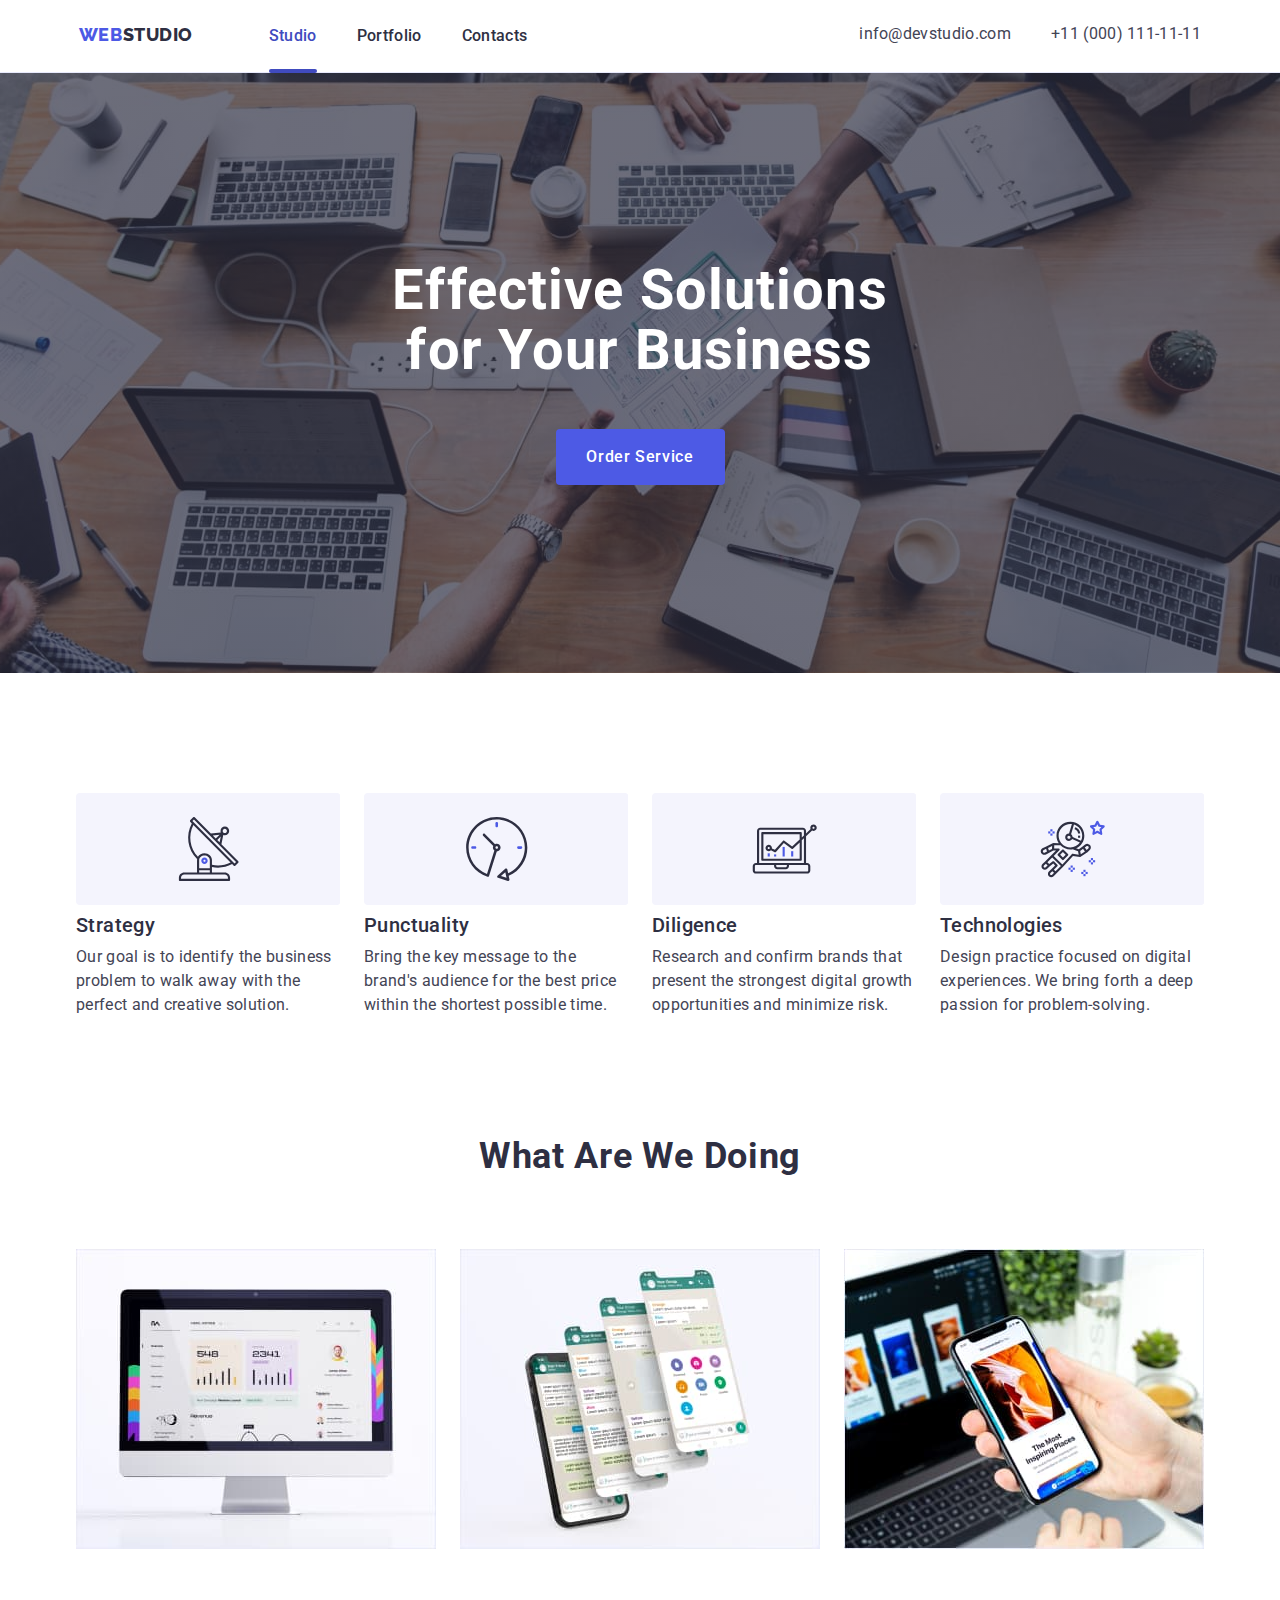
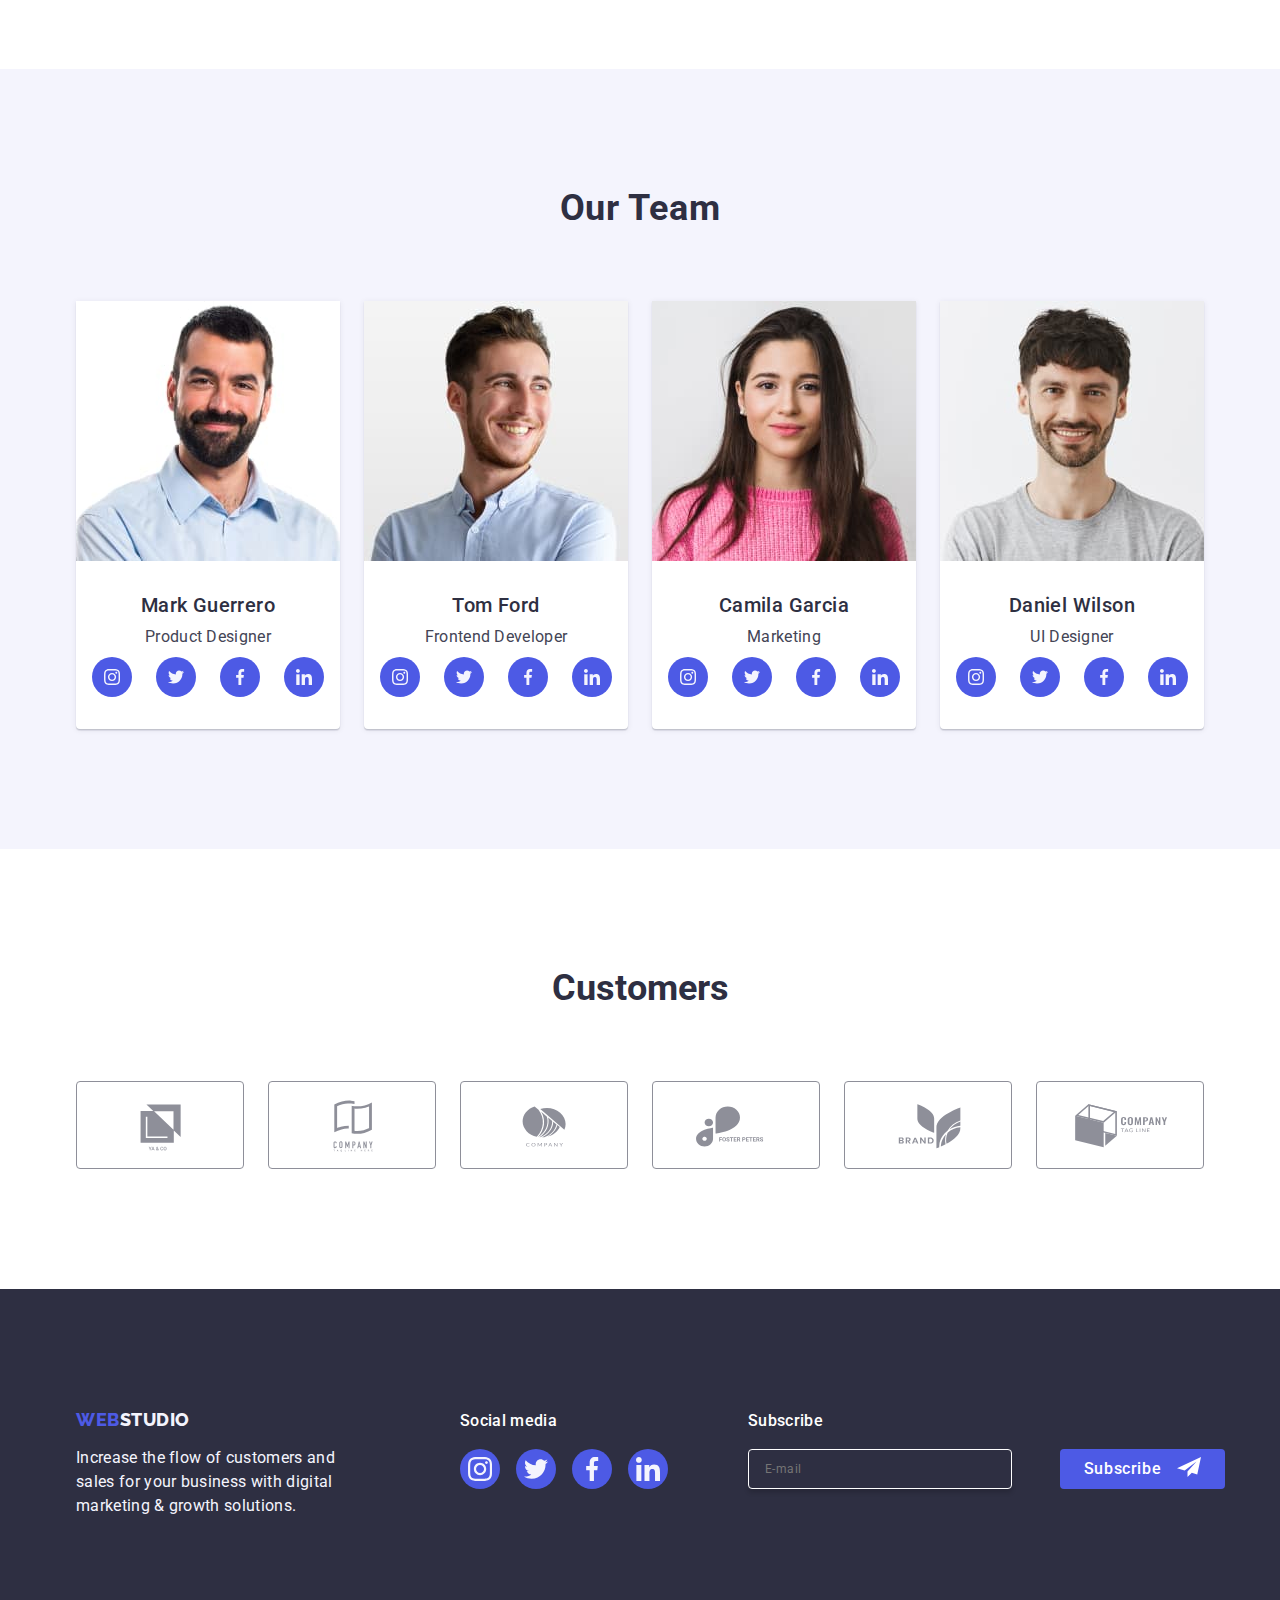
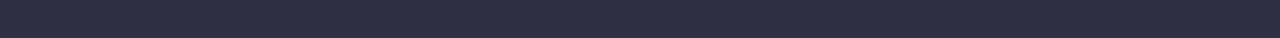
<file: index.html>
<!DOCTYPE html>
<html lang="en">

<head>
    <meta charset="UTF-8">
    <meta name="viewport" content="width=device-width, initial-scale=1.0">
    <title>Document</title>
    <link
        href="https://fonts.googleapis.com/css2?family=Raleway:wght@800&family=Roboto:wght@400;500;700;900&display=swap"
        rel="stylesheet" />
    <link rel="preconnect" href="https://fonts.googleapis.com">
    <link rel="preconnect" href="https://fonts.gstatic.com" crossorigin>
    <link rel="stylesheet"
        href="https://cdnjs.cloudflare.com/ajax/libs/modern-normalize/2.0.0/modern-normalize.min.css">
    <link rel="stylesheet" href="css/style.css">
</head>

<body>
    <header class="header-container">
        <div class="div-bouth-container container">
            <nav class="header-bouth-nav menu">
                <a class="logo link" href="./index.html">Web<span class="logo-span">Studio</span></a>
                <ul class="main-menu list">
                    <li class="li-header-first">
                        <a class="position hover-menu-fst link link-active" href="./index.html">Studio</a>
                    </li>
                    <li class="li-header-first">
                        <a class="position hover-menu-fst link" href="./portfolio.html">Portfolio</a>
                    </li>
                    <li class="li-header-first">
                        <a class="position hover-menu-fst link" href="">Contacts</a>
                    </li>
                </ul>
            </nav>

            <address class="address-header">
                <ul class=" list address-sec-ul">
                    <li>
                        <a class="hover-menu-sec link" href="mailto:info@devstudio.com">info@devstudio.com</a>
                    </li>
                    <li>
                        <a class="hover-menu-sec link" href="tel:+110001111111">+11 (000) 111-11-11</a>
                    </li>
                </ul>
            </address>
        </div>
    </header>
    <main>
        <section class="first-section">
            <div class="container">
                <h1 class="h-one">Effective Solutions for Your Business</h1>
                <button class="first-section-button" data-modal-open type="button">Order Service</button>
            </div>
        </section>
        <section class="second-section">
            <div class="container">
                <h2 class="visually-hidden">Sekcja 2</h2>
                <ul class="list portfo-section-ul">
                    <li class="sec-section-li">
                        <div class="icon-svg">
                            <svg class="second-section-svg" width="64" height="64">
                                <use href="./images/icons.svg#icon-Icon-1"></use>
                            </svg>
                        </div>
                        <h3 class="sec-section-h">Strategy</h3>
                        <p class="sec-section-p">Our goal is to identify the business problem to walk away with the
                            perfect
                            and creative solution.
                        </p>
                    </li>
                    <li class="sec-section-li">
                        <div class="icon-svg">
                            <svg class="second-section-svg" width="64" height="64">
                                <use href="./images/icons.svg#icon-Icon-2"></use>
                            </svg>
                        </div>
                        <h3 class="sec-section-h">Punctuality</h3>
                        <p class="sec-section-p">Bring the key message to the brand's audience for the best price within
                            the
                            shortest possible
                            time.
                        </p>
                    </li>
                    <li class="sec-section-li">
                        <div class="icon-svg">
                            <svg class="second-section-svg" width="64" height="64">
                                <use href="./images/icons.svg#icon-Icon-3"></use>
                            </svg>
                        </div>
                        <h3 class="sec-section-h">Diligence</h3>
                        <p class="sec-section-p">Research and confirm brands that present the strongest digital growth
                            opportunities and minimize
                            risk.</p>
                    <li class="sec-section-li">
                        <div class="icon-svg">
                            <svg class="second-section-svg" width="64" height="64">
                                <use href="./images/icons.svg#icon-Icon-4"></use>
                            </svg>
                        </div>
                        <h3 class="sec-section-h">Technologies</h3>
                        <p class="sec-section-p">Design practice focused on digital experiences. We bring forth a deep
                            passion for
                            problem-solving.
                        </p>
                    </li>
                </ul>
            </div>
        </section>
        <section class="third-section">
            <div class="container">
                <h2 class="third-section-h">What are we doing</h2>
                <ul class="list portfo-section-ul">
                    <li class="third-section-li"><img width="360" src="./images/img1.jpg" alt="img1"></li>
                    <li class="third-section-li"><img width="360" src="./images/img2.jpg" alt="img2"></li>
                    <li class="third-section-li"><img width="360" src="./images/img3.jpg" alt="img3"></li>
                </ul>
            </div>
        </section>
        <section class="fourth-section">
            <div class="container">
                <h2 class="fourth-section-h">
                    Our Team
                </h2>
                <ul class="list portfo-section-ul">
                    <li class="fourth-section-li">
                        <img width="264" src="./images/img.jpg" alt="pierwszy">
                        <div class="employee-info">
                            <h3 class="fourth-section-li-h">Mark Guerrero</h3>
                            <p class="fourth-section-li-p">Product Designer</p>
                            <ul class="ul-socials">
                                <li class="li-socials">
                                    <a class="socials-a" href="">
                                        <svg class="socials-svg" width="16" height="16">
                                            <use href="./images/icons.svg#icon-instagram-2"></use>
                                        </svg>
                                    </a>
                                </li>
                                <li class="li-socials">
                                    <a class="socials-a" href="">
                                        <svg class="socials-svg" width="16" height="16">
                                            <use href="./images/icons.svg#icon-twitter-1"></use>
                                        </svg>
                                    </a>
                                </li>
                                <li class="li-socials">
                                    <a class="socials-a" href="">
                                        <svg class="socials-svg" width="16" height="16">
                                            <use href="./images/icons.svg#icon-facebook-1"></use>
                                        </svg>
                                    </a>
                                </li>
                                <li class="li-socials">
                                    <a class="socials-a" href="">
                                        <svg class="socials-svg" width="16" height="16">
                                            <use href="./images/icons.svg#icon-linkedin-1"></use>
                                        </svg>
                                    </a>
                                </li>
                            </ul>
                        </div>
                    </li>
                    <li class="fourth-section-li"><img width="264" src="./images/imgg.jpg" alt="drugi">
                        <div class="employee-info">
                            <h3 class="fourth-section-li-h">Tom Ford</h3>
                            <p class="fourth-section-li-p">Frontend Developer</p>
                            <ul class="ul-socials">
                                <li class="li-socials">
                                    <a class="socials-a" href="">
                                        <svg class="socials-svg" width="16" height="16">
                                            <use href="./images/icons.svg#icon-instagram-2"></use>
                                        </svg>
                                    </a>
                                </li>
                                <li class="li-socials">
                                    <a class="socials-a" href="">
                                        <svg class="socials-svg" width="16" height="16">
                                            <use href="./images/icons.svg#icon-twitter-1"></use>
                                        </svg>
                                    </a>
                                </li>
                                <li class="li-socials">
                                    <a class="socials-a" href="">
                                        <svg class="socials-svg" width="16" height="16">
                                            <use href="./images/icons.svg#icon-facebook-1"></use>
                                        </svg>
                                    </a>
                                </li>
                                <li class="li-socials">
                                    <a class="socials-a" href="">
                                        <svg class="socials-svg" width="16" height="16">
                                            <use href="./images/icons.svg#icon-linkedin-1"></use>
                                        </svg>
                                    </a>
                                </li>
                            </ul>
                        </div>
                    </li>
                    <li class="fourth-section-li"><img width="264" src="./images/imggg.jpg" alt="trzeci">
                        <div class="employee-info">
                            <h3 class="fourth-section-li-h">Camila Garcia</h3>
                            <p class="fourth-section-li-p">Marketing</p>
                            <ul class="ul-socials">
                                <li class="li-socials">
                                    <a class="socials-a" href="">
                                        <svg class="socials-svg" width="16" height="16">
                                            <use href="./images/icons.svg#icon-instagram-2"></use>
                                        </svg>
                                    </a>
                                </li>
                                <li class="li-socials">
                                    <a class="socials-a" href="">
                                        <svg class="socials-svg" width="16" height="16">
                                            <use href="./images/icons.svg#icon-twitter-1"></use>
                                        </svg>
                                    </a>
                                </li>
                                <li class="li-socials">
                                    <a class="socials-a" href="">
                                        <svg class="socials-svg" width="16" height="16">
                                            <use href="./images/icons.svg#icon-facebook-1"></use>
                                        </svg>
                                    </a>
                                </li>
                                <li class="li-socials">
                                    <a class="socials-a" href="">
                                        <svg class="socials-svg" width="16" height="16">
                                            <use href="./images/icons.svg#icon-linkedin-1"></use>
                                        </svg>
                                    </a>
                                </li>
                            </ul>
                        </div>
                    </li>
                    <li class="fourth-section-li"><img width="264" src="./images/imgggg.jpg" alt="czwarty">
                        <div class="employee-info">
                            <h3 class="fourth-section-li-h">Daniel Wilson</h3>
                            <p class="fourth-section-li-p">UI Designer</p>
                            <ul class="ul-socials">
                                <li class="li-socials">
                                    <a class="socials-a" href="">
                                        <svg class="socials-svg" width="16" height="16">
                                            <use href="./images/icons.svg#icon-instagram-2"></use>
                                        </svg>
                                    </a>
                                </li>
                                <li class="li-socials">
                                    <a class="socials-a" href="">
                                        <svg class="socials-svg" width="16" height="16">
                                            <use href="./images/icons.svg#icon-twitter-1"></use>
                                        </svg>
                                    </a>
                                </li>
                                <li class="li-socials">
                                    <a class="socials-a" href="">
                                        <svg class="socials-svg" width="16" height="16">
                                            <use href="./images/icons.svg#icon-facebook-1"></use>
                                        </svg>
                                    </a>
                                </li>
                                <li class="li-socials">
                                    <a class="socials-a" href="">
                                        <svg class="socials-svg" width="16" height="16">
                                            <use href="./images/icons.svg#icon-linkedin-1"></use>
                                        </svg>
                                    </a>
                                </li>
                            </ul>
                        </div>
                    </li>
                </ul>
            </div>
        </section>
        <section class="fifth-section">
            <div class="container">
                <h2 class="fifth-section-h">Customers</h2>
                <ul class="fifth-section-ul">
                    <li class="fifth-section-li">
                        <a href="" class="fifth-section-a">
                            <svg width="104" height="56" class="fifth-section-svg">
                                <use href="./images/icons.svg#icon-Client-1"></use>
                            </svg>
                        </a>
                    </li>
                    <li class="fifth-section-li">
                        <a href="" class="fifth-section-a">
                            <svg width="104" height="56" class="fifth-section-svg">
                                <use href="./images/icons.svg#icon-Client-2"></use>
                            </svg>
                        </a>
                    </li>
                    <li class="fifth-section-li">
                        <a href="" class="fifth-section-a">
                            <svg width="104" height="56" class="fifth-section-svg">
                                <use href="./images/icons.svg#icon-Client-3"></use>
                            </svg>
                        </a>
                    </li>
                    <li class="fifth-section-li">
                        <a href="" class="fifth-section-a">
                            <svg width="104" height="56" class="fifth-section-svg">
                                <use href="./images/icons.svg#icon-Client-4"></use>
                            </svg>
                        </a>
                    </li>
                    <li class="fifth-section-li">
                        <a href="" class="fifth-section-a">
                            <svg width="104" height="56" class="fifth-section-svg">
                                <use href="./images/icons.svg#icon-Client-5"></use>
                            </svg>
                        </a>
                    </li>
                    <li class="fifth-section-li">
                        <a href="" class="fifth-section-a">
                            <svg width="104" height="56" class="fifth-section-svg">
                                <use href="./images/icons.svg#icon-Client-6"></use>
                            </svg>
                        </a>
                    </li>
                </ul>
            </div>
        </section>
    </main>
    <footer class="footer">
        <div class="container footer-containers">
            <div class="footer-container-one">
                <a class="logo footer-a" href="./index.html">Web<span class="footer-span">Studio</span></a>
                <p class="footer-first-p">Increase the flow of customers and sales for your business with digital
                    marketing &
                    growth
                    solutions.</p>
            </div>
            <div class="footer-container-two">
                <p class="footer-sec-p">Social media</p>
                <ul class="footer-cont-two-ul">
                    <li class="footer-cont-two-li">
                        <a href="" class="footer-cont-two-a">
                            <svg width="24" height="24" class="footer-cont-two-svg">
                                <use href="./images/icons.svg#icon-instagram-2"></use>
                            </svg>
                        </a>
                    </li>
                    <li class="footer-cont-two-li">
                        <a href="" class="footer-cont-two-a">
                            <svg width="24" height="24" class="footer-cont-two-svg">
                                <use href="./images/icons.svg#icon-twitter-1"></use>
                            </svg>
                        </a>
                    </li>
                    <li class="footer-cont-two-li">
                        <a href="" class="footer-cont-two-a">
                            <svg width="24" height="24" class="footer-cont-two-svg">
                                <use href="./images/icons.svg#icon-facebook-1"></use>
                            </svg>
                        </a>
                    </li>
                    <li class="footer-cont-two-li">
                        <a href="" class="footer-cont-two-a">
                            <svg width="24" height="24" class="footer-cont-two-svg">
                                <use href="./images/icons.svg#icon-linkedin-1"></use>
                            </svg>
                        </a>
                    </li>
                </ul>

            </div>
            <div class="footer-form">
                <p class="footer-form-p">Subscribe</p>
                <form class="footer-form-a">
                    <label for="email" class="footer-form-label">
                        <input class="footer-form-input" type="email" name="email" id="email" placeholder="E-mail"
                            required />
                    </label>
                    <button type="submit" class="footer-form-btn">Subscribe
                        <svg class="footer-form-svg" width="24" height="24">
                            <use href="./images/icons.svg#icon send">
                            </use>
                        </svg>
                    </button>
                </form>
            </div>
        </div>
    </footer>
    <div data-modal class="modal-window-container is-hidden">
        <div class="modal-window">
            <button type="button" class="modal-window-btn" data-modal-close>
                <svg class="modal-window-svg" width="8" height="8">
                    <use href="./images/icons.svg#icon-close-black-18dp"></use>
                </svg>
            </button>
            <p class="modal-window-p">Leave your contacts and we will call you back</p>
            <form class="modal-window-form">
                <div class="modal-window-form-container">
                    <label class="modal-window-form-label" for="user-name">Name</label>
                    <div class="modal-window-form-cont-div">
                        <input class="modal-window-form-input" type="text" name="user-name" id="user-name" required />
                        <svg class="modal-window-form-svg" width="18" height="24">
                            <use href="./images/icons.svg#icon-person-black-18dp-1"></use>
                        </svg>
                    </div>
                </div>
                <div class="modal-window-form-container">
                    <label class="modal-window-form-label" for="user-name-1">Phone</label>
                    <div class="modal-window-form-cont-div">
                        <input class="modal-window-form-input" type="text" name="user-name" id="user-name-1" required />
                        <svg class="modal-window-form-svg" width="18" height="24">
                            <use href="./images/icons.svg#icon-phone-black-18dp-1"></use>
                        </svg>
                    </div>
                </div>
                <div class="modal-window-form-container">
                    <label class="modal-window-form-label" for="user-name-2">Email</label>
                    <div class="modal-window-form-cont-div">
                        <input class="modal-window-form-input" type="email" name="user-name" id="user-name-2"
                            required />
                        <svg class="modal-window-form-svg" width="18" height="24">
                            <use href="./images/icons.svg#icon-email-black-18dp-1"></use>
                        </svg>
                    </div>
                </div>
                <div class="modal-window-form-container margin">
                    <label class="modal-window-form-label" for="user-comment">Comment</label>
                    <textarea class="modal-window-form-textarea" placeholder="Text input" name="user-comment"
                        id="user-comment"></textarea>
                </div>
                <div class="modal-window-checkbox">
                    <input class="modal-window-checkbox-input visually-hidden" type="checkbox" name="user-privacy"
                        id="user-privacy" value="true" required />
                    <label for="user-privacy" class="modal-window-checkbox-label">
                        <span class="modal-window-checkbox-span">
                            <svg class="modal-window-checkbox-svg" width="10" height="8">
                                <use href="./images/icons.svg#icon-Vector-1"></use>
                            </svg>
                        </span>
                        I accept the terms and conditions of the <a href="" class="modal-window-checkbox-a">Privacy
                            Policy</a>
                    </label>
                </div>
                <button type="submit" class="modal-window-form-btn">Send</button>
            </form>
        </div>
    </div>
    <script src="./js/modal.js"></script>

</body>

</html>
</file>
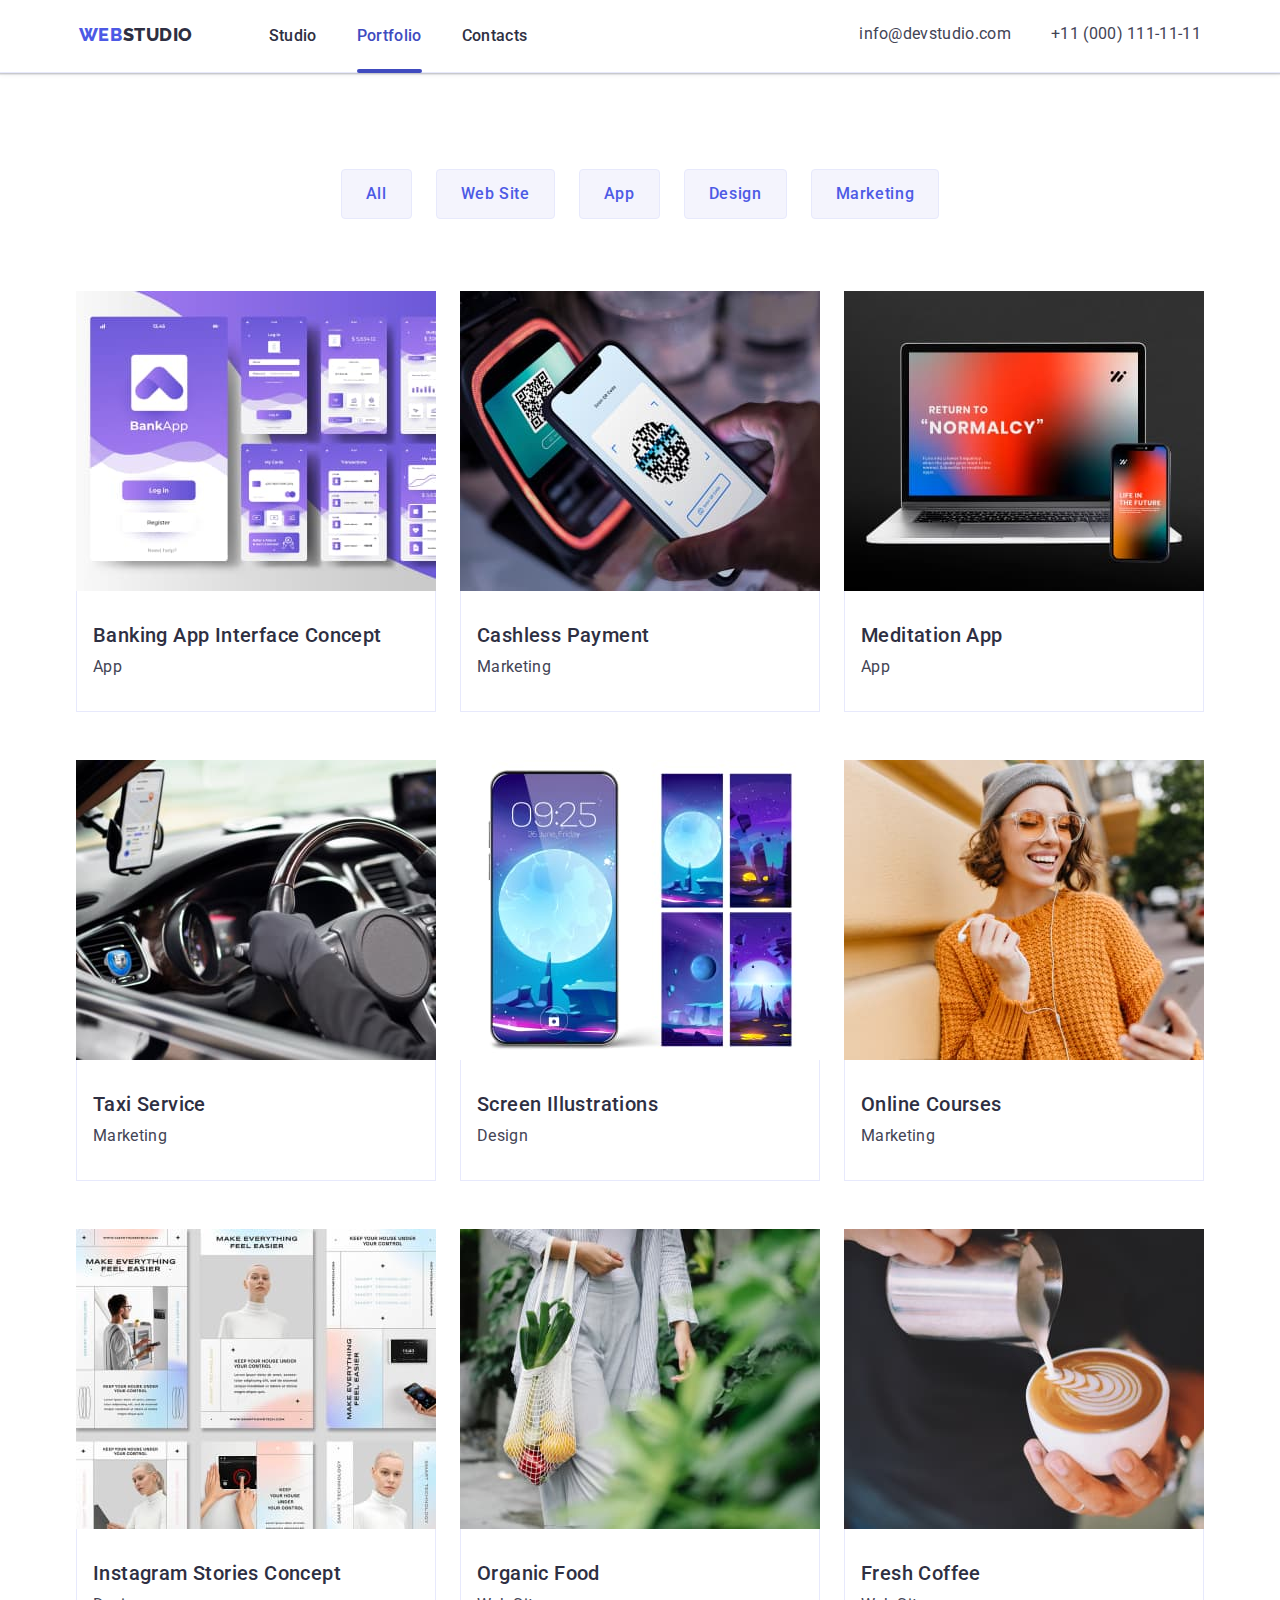
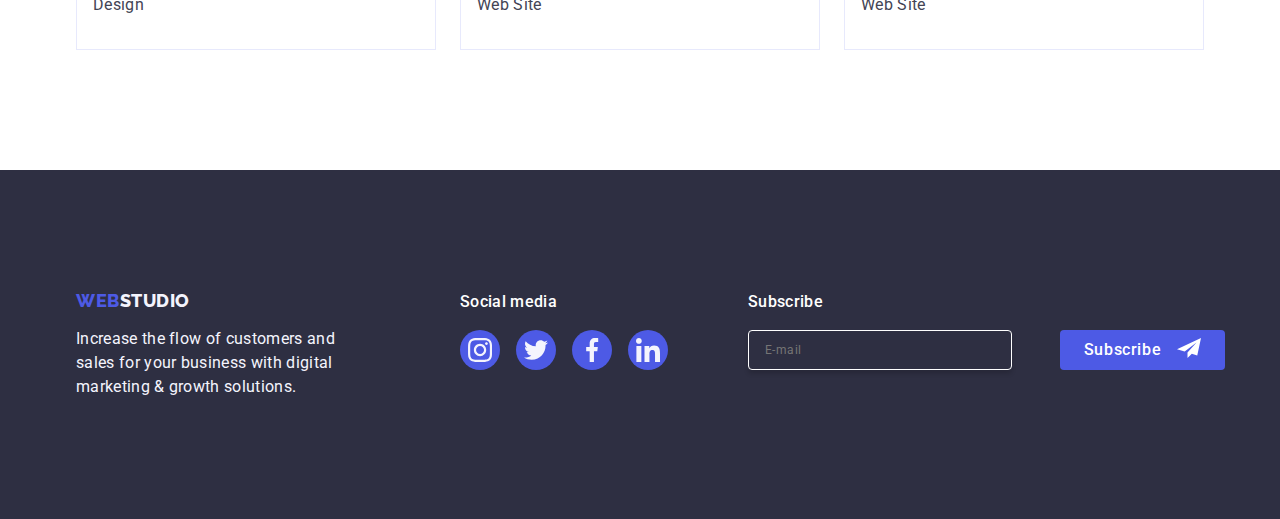
<file: portfolio.html>
<!DOCTYPE html>
<html lang="en">

<head>
    <meta charset="UTF-8">
    <meta name="viewport" content="width=device-width, initial-scale=1.0">
    <title>Document</title>
    <link
        href="https://fonts.googleapis.com/css2?family=Raleway:wght@800&family=Roboto:wght@400;500;700;900&display=swap"
        rel="stylesheet" />
    <link rel="preconnect" href="https://fonts.googleapis.com">
    <link rel="preconnect" href="https://fonts.gstatic.com" crossorigin>
    <link rel="stylesheet"
        href="https://cdnjs.cloudflare.com/ajax/libs/modern-normalize/2.0.0/modern-normalize.min.css">
    <link rel="stylesheet" href="css/style.css">
</head>

<body>
    <header class="header-container">
        <div class="div-bouth-container container">
            <nav class="header-bouth-nav menu">
                <a class="logo link" href="./index.html">Web<span class="logo-span">Studio</span></a>
                <ul class="list">
                    <li class="li-header-first">
                        <a class="position hover-menu-fst link" href="./index.html">Studio</a>
                    </li>
                    <li class="li-header-first">
                        <a class="position hover-menu-fst link link-active" href="./portfolio.html">Portfolio</a>
                    </li>
                    <li class="li-header-first">
                        <a class="position hover-menu-fst link" href="#">Contacts</a>
                    </li>
                </ul>
            </nav>
            <address class="address-header">
                <ul class="list address-sec-ul">
                    <li>
                        <a class="hover-menu-sec link" href="mailto:info@devstudio.com">info@devstudio.com</a>
                    </li>
                    <li>
                        <a class="hover-menu-sec link" href="tel:+110001111111">+11 (000) 111-11-11</a>
                    </li>
                </ul>
            </address>
        </div>
    </header>
    <main>
        <section class="portfo-main-section">
            <div class="container">
                <h1 class="visually-hidden">Sekcja</h1>
                <ul class="portfo-main-ul-frst">
                    <li>
                        <button class="first-button-portfo" type="button">All</button>
                    </li>
                    <li>
                        <button class="first-button-portfo" type="button">Web Site</button>
                    </li>
                    <li>
                        <button class="first-button-portfo" type="button">App</button>
                    </li>
                    <li>
                        <button class="first-button-portfo" type="button">Design</button>
                    </li>
                    <li>
                        <button class="first-button-portfo" type="button">Marketing</button>
                    </li>
                </ul>
                <ul class="portfo-main-ul-sec">
                    <li class=" portfo-sec-li">
                        <a class="shadow" href="#">
                            <div class="portfo-sec-img-container">
                                <img width="360" src="./images/portfolio/BankApp.jpg" alt="BankingApp">
                                <p class="portfo-sec-img-cont-p">14 Stylish and User-Friendly App Design Concepts · Task
                                    Manager App · Calorie Tracker App · Exotic Fruit Ecommerce App ·
                                    Cloud Storage App</p>
                            </div>
                            <div class="link-container">
                                <h2 class="portfo-sec-list-h">Banking App Interface Concept</h2>
                                <p class="portfo-sec-list-p">App</p>
                            </div>
                        </a>

                    </li>
                    <li class="portfo-sec-li">
                        <a class="shadow" href="">
                            <div class="portfo-sec-img-container">
                                <img width="360" src="./images/portfolio/Payment.jpg" alt="CashlessPayment">
                                <p class="portfo-sec-img-cont-p">14 Stylish and User-Friendly App Design Concepts · Task
                                    Manager App · Calorie Tracker App · Exotic Fruit Ecommerce App ·
                                    Cloud Storage App</p>
                            </div>
                            <div class="link-container">
                                <h2 class="portfo-sec-list-h">Cashless Payment</h2>
                                <p class="portfo-sec-list-p">Marketing</p>
                            </div>
                        </a>
                    </li>
                    <li class="portfo-sec-li">
                        <a class=" shadow" href="">
                            <div class="portfo-sec-img-container">
                                <img width="360" src="./images/portfolio/MeditApp.jpg" alt="MeditationApp">
                                <p class=" portfo-sec-img-cont-p">14 Stylish and User-Friendly App Design Concepts ·
                                    Task
                                    Manager App · Calorie Tracker App · Exotic Fruit Ecommerce App ·
                                    Cloud Storage App</p>
                            </div>
                            <div class="link-container">
                                <h2 class="portfo-sec-list-h">Meditation App</h2>
                                <p class="portfo-sec-list-p">App</p>
                            </div>
                        </a>
                    </li>
                    <li class="portfo-sec-li">
                        <a class="shadow" href="">
                            <div class="portfo-sec-img-container">
                                <img width="360" src="./images/portfolio/Taxi.jpg" alt="TaxiService">
                                <p class="portfo-sec-img-cont-p">14 Stylish and User-Friendly App Design Concepts · Task
                                    Manager App · Calorie Tracker App · Exotic Fruit Ecommerce App ·
                                    Cloud Storage App</p>
                            </div>
                            <div class="link-container">
                                <h2 class="portfo-sec-list-h">Taxi Service</h2>
                                <p class="portfo-sec-list-p">Marketing</p>
                            </div>
                        </a>
                    </li>
                    <li class="portfo-sec-li">
                        <a class="shadow" href="">
                            <div class="portfo-sec-img-container">
                                <img width="360" src="./images/portfolio/Screen.jpg" alt="Screen">
                                <p class="portfo-sec-img-cont-p">14 Stylish and User-Friendly App Design Concepts · Task
                                    Manager App · Calorie Tracker App · Exotic Fruit Ecommerce App ·
                                    Cloud Storage App</p>
                            </div>
                            <div class="link-container">

                                <h2 class="portfo-sec-list-h">Screen Illustrations</h2>
                                <p class="portfo-sec-list-p">Design</p>
                            </div>
                        </a>
                    </li>
                    <li class="portfo-sec-li">
                        <a class="shadow" href="">
                            <div class="portfo-sec-img-container">
                                <img width="360" src="./images/portfolio/Onlinecours.jpg" alt="OnlineCourses">
                                <p class=" portfo-sec-img-cont-p">14 Stylish and User-Friendly App Design Concepts ·
                                    Task
                                    Manager App · Calorie Tracker App · Exotic Fruit Ecommerce App ·
                                    Cloud Storage App</p>
                            </div>
                            <div class="link-container">
                                <h2 class="portfo-sec-list-h">Online Courses</h2>
                                <p class="portfo-sec-list-p">Marketing</p>
                            </div>
                        </a>
                    </li>
                    <li class="portfo-sec-li">
                        <a class="shadow" href="">
                            <div class="portfo-sec-img-container">
                                <img width="360" src="./images/portfolio/InstaStorie.jpg" alt="InstaStorie">
                                <p class="portfo-sec-img-cont-p">14 Stylish and User-Friendly App Design Concepts · Task
                                    Manager App · Calorie Tracker App · Exotic Fruit Ecommerce App ·
                                    Cloud Storage App</p>
                            </div>
                            <div class="link-container">
                                <h2 class="portfo-sec-list-h">Instagram Stories Concept</h2>
                                <p class="portfo-sec-list-p">Design</p>
                            </div>
                        </a>
                    </li>
                    <li class="portfo-sec-li">
                        <a class="shadow" href="">
                            <div class="portfo-sec-img-container">
                                <img width="360" src="./images/portfolio/OrgFood.jpg" alt="OrganicFood">
                                <p class="portfo-sec-img-cont-p">14 Stylish and User-Friendly App Design Concepts · Task
                                    Manager App · Calorie Tracker App · Exotic Fruit Ecommerce App ·
                                    Cloud Storage App</p>
                            </div>
                            <div class="link-container">
                                <h2 class="portfo-sec-list-h">Organic Food</h2>
                                <p class="portfo-sec-list-p">Web Site</p>
                            </div>
                        </a>
                    </li>
                    <li class="portfo-sec-li">
                        <a class="shadow" href="">
                            <div class="portfo-sec-img-container">
                                <img width="360" src="./images/portfolio/FreshCoffie.jpg" alt="FreshCoffie">
                                <p class="portfo-sec-img-cont-p">14 Stylish and User-Friendly App Design Concepts · Task
                                    Manager App · Calorie Tracker App · Exotic Fruit Ecommerce App ·
                                    Cloud Storage App</p>
                            </div>
                            <div class="link-container">
                                <h2 class="portfo-sec-list-h">Fresh Coffee</h2>
                                <p class="portfo-sec-list-p">Web Site</p>
                            </div>
                        </a>
                    </li>

                </ul>
            </div>
        </section>
    </main>
    <footer class="footer">
        <div class="container footer-containers">
            <div class="footer-container-one">
                <a class="logo footer-a" href="./index.html">Web<span class="footer-span">Studio</span></a>
                <p class="footer-first-p">Increase the flow of customers and sales for your business with digital
                    marketing &
                    growth
                    solutions.</p>
            </div>
            <div class="footer-container-two">
                <p class="footer-sec-p">Social media</p>
                <ul class="footer-cont-two-ul">
                    <li class="footer-cont-two-li">
                        <a href="" class="footer-cont-two-a">
                            <svg width="24" height="24" class="footer-cont-two-svg">
                                <use href="./images/icons.svg#icon-instagram-2"></use>
                            </svg>
                        </a>
                    </li>
                    <li class="footer-cont-two-li">
                        <a href="" class="footer-cont-two-a">
                            <svg width="24" height="24" class="footer-cont-two-svg">
                                <use href="./images/icons.svg#icon-twitter-1"></use>
                            </svg>
                        </a>
                    </li>
                    <li class="footer-cont-two-li">
                        <a href="" class="footer-cont-two-a">
                            <svg width="24" height="24" class="footer-cont-two-svg">
                                <use href="./images/icons.svg#icon-facebook-1"></use>
                            </svg>
                        </a>
                    </li>
                    <li class="footer-cont-two-li">
                        <a href="" class="footer-cont-two-a">
                            <svg width="24" height="24" class="footer-cont-two-svg">
                                <use href="./images/icons.svg#icon-linkedin-1"></use>
                            </svg>
                        </a>
                    </li>
                </ul>
            </div>
            <div class="footer-form">
                <p class="footer-form-p">Subscribe</p>
                <form class="footer-form-a">
                    <label for="email" class="footer-form-label">
                        <input class="footer-form-input" type="email" name="email" id="email" placeholder="E-mail"
                            required />
                    </label>
                    <button type="submit" class="footer-form-btn">Subscribe
                        <svg class="footer-form-svg" width="24" height="24">
                            <use href="./images/icons.svg#icon send">
                            </use>
                        </svg>
                    </button>
                </form>
            </div>
        </div>
    </footer>
    <script src="./js/modal.js"></script>
</body>

</html>
</file>
<file: css/style.css>
/* !!!!!!!!EACH PAGE!!!!! */

:root {
  --hover-color: #4d5ae5;
  --custom-link-color: #2e2f42;
  --background-color: #ffffff;
  --button-menu-color: #404bbf;
  --sec-back-color: #f4f4fd;
  --custom-menu-color: #434455;
  --custom-border-color: #e7e9fc;
  --grey-border-color: #8e8f99;
  --mint-hover-color: #31d0aa;
  --modal-window-color: #fcfcfc;
  --custom-h-font-size: 36px;
  --custom-p-font-size: 16px;
  --p-modal-font-size: 12px;
  --transition-duration: 250ms;
  --transition-bazier: cubic-bezier(0.4, 0, 0.2, 1);
}
* {
  box-sizing: border-box;
  margin: 0;
  padding: 0;
}
body {
  font-family: "Roboto", sans-serif;
  color: var(--custom-menu-color);
  background-color: var(--background-color);
}
.logo {
  font-family: "Raleway", sans-serif;
  font-weight: 800;
  font-size: 18px;
  line-height: 1.17;
  letter-spacing: 0.03em;
  text-transform: uppercase;
  color: var(--hover-color);
  margin-right: 76px;
}
.logo:hover {
  color: var(--hover-color);
}
.logo-span {
  color: var(--custom-link-color);
}

.link {
  text-decoration: none;
  padding: 24px 0;
}
.list {
  list-style: none;
  display: flex;
  gap: 40px;
}
img {
  display: block;
}
.visually-hidden {
  position: absolute;
  width: 1px;
  height: 1px;
  margin: -1px;
  border: 0;
  padding: 0;
  white-space: nowrap;
  clip-path: inset(100%);
  clip: rect(0 0 0 0);
  overflow: hidden;
}
/* !!!MENU/ADDRESS!!! */
/* !MENU! */

.menu {
  display: flex;
}

.li-header-first {
  font-weight: 500;
  font-size: 16px;
  line-height: 1.5;
  letter-spacing: 0.02em;
  color: var(--custom-link-color);
}
.hover-menu-fst {
  color: var(--custom-link-color);
  display: flex;
}
.address-header .hover-menu-sec {
  transition: color 250ms cubic-bezier(0.4, 0, 0.2, 1);
}
.hover-menu-fst:nth-child(1) {
  transition: color 250ms cubic-bezier(0.4, 0, 0.2, 1);
}
a.hover-menu-fst:hover {
  color: var(--button-menu-color);
}
a.hover-menu-fst:focus {
  color: var(--button-menu-color);
}
.header-container {
  border-bottom: 1px solid var(--custom-border-color);
  box-shadow: 0px 2px 1px rgba(46, 47, 66, 0.08),
    0px 1px 1px rgba(46, 47, 66, 0.16), 0px 1px 6px rgba(46, 47, 66, 0.08);
}
.div-bouth-container {
  display: flex;
  justify-content: center;
  gap: 332px;
}
.container {
  width: 1158px;
  margin: 0 auto;
  padding: 0 15px;
}
.header-bouth-nav {
  display: flex;
}
.position {
  position: relative;
  transition: var(--transition-duration) var(--transition-bazier);
}
.position:nth-of-type(2),
.position:nth-of-type(3) {
  color: var(--button-menu-color);
}
.link-active {
  color: var(--button-menu-color);
}
.link-active::after {
  content: "";
  position: absolute;
  left: 0;
  bottom: -1px;
  height: 4px;
  background-color: var(--button-menu-color);
  border-radius: 2px;
  width: 100%;
  color: var(--button-menu-color);
}

/* !MENU END! */

/*!ADDRESS! */
.address-header {
  font-style: normal;
  padding: 22px 0 0;
  /* margin-left: 30px; */
}
.hover-menu-sec {
  line-height: 1.5;
  letter-spacing: 0.02em;
  color: var(--custom-menu-color);
}
a.hover-menu-sec:hover {
  color: var(--button-menu-color);
}
a.hover-menu-sec:focus {
  color: var(--button-menu-color);
}

/*!ADDRESS END! */
/*!!!MENU/ADDRESS END!!!*/

/* FOOTER */
.footer {
  background-color: var(--custom-link-color);
  padding: 120px 0;
}
.footer-containers {
  display: flex;
  align-items: baseline;
}
.footer-container-one {
  margin-right: 120px;
}
.footer-a {
  display: inline-block;
  margin-bottom: 16px;
  text-decoration: none;
}
.footer-span {
  color: var(--sec-back-color);
}
.footer-first-p {
  line-height: 1.5;
  color: var(--sec-back-color);
  letter-spacing: 0.02em;
  width: 264px;
}
.footer-form {
  margin-left: 80px;
}
.footer-sec-p {
  font-weight: 500;
  font-size: var(--custom-p-font-size);
  line-height: 1.5;
  color: var(--background-color);
  letter-spacing: 0.02em;
  margin-bottom: 16px;
}
.footer-cont-two-ul {
  display: flex;
  gap: 16px;
  list-style: none;
}
.footer-cont-two-li {
  width: 40px;
  height: 40px;
}
.footer-cont-two-a {
  width: 100%;
  height: 100%;
  border-radius: 50%;
  display: flex;
  align-items: center;
  justify-content: center;
  background-color: var(--hover-color);
  transition: background-color 250ms cubic-bezier(0.4, 0, 0.2, 1);
}
.footer-cont-two-a:focus {
  background-color: #31d0aa;
}
.footer-cont-two-a:hover {
  background-color: #31d0aa;
}
.footer-cont-two-svg {
  fill: var(--sec-back-color);
}
.footer-form-p {
  font-weight: 500;
  font-size: 16px;
  line-height: 1.5;
  color: var(--background-color);
  letter-spacing: 0.02em;
  margin-bottom: 16px;
}

.footer-form-a {
  display: flex;
  gap: 24px;
}
.footer-form-input {
  width: 264px;
  height: 40px;
  border: 1px solid var(--background-color);
  background-color: transparent;
  font-size: var(--p-modal-font-size);
  line-height: 1.5;
  letter-spacing: 0.04em;
  color: var(--background-color);
  padding-left: 16px;
  border-radius: 4px;
  outline: none;
  margin-right: 24px;
  box-shadow: 0 4px 4px rgba(0, 0, 0, 0.15);
}
.footer-form-btn {
  min-width: 165px;
  display: flex;
  align-items: center;
  justify-content: center;
  height: 40px;
  background-color: var(--hover-color);
  border-radius: 4px;
  border: none;
  font-family: "Roboto", sans-serif;
  font-weight: 500;
  font-size: 16px;
  line-height: 1.5;
  letter-spacing: 0.04em;
  color: var(--background-color);
  cursor: pointer;
  transition: background-color 250ms cubic-bezier(0.4, 0, 0.2, 1);
  background-color: var(--hover-color);
}
.footer-form-svg {
  margin-left: 16px;
}
/* FOOTER END */
/* !!!!!!!!EACH PAGE END!!!!! */

/* !!!!!!!!!INDEX!!!!!!!!!! */
/* !!!!!MAIN!!!!! */
/* FIRST SECTION */
.first-section {
  background-color: var(--custom-link-color);
  padding: 188px 0;
  background-image: linear-gradient(
      rgba(46, 47, 66, 0.7),
      rgba(46, 47, 66, 0.7)
    ),
    url(../images/people-office1.jpg);
  max-width: 1440px;
  background-repeat: no-repeat;
  background-position: center;
  background-size: cover;
  margin: 0 auto;
}
.h-one {
  font-size: 56px;
  line-height: 1.07;
  text-align: center;
  letter-spacing: 0.02em;
  color: var(--background-color);
  max-width: 496px;
  margin: 0 auto;
  padding-bottom: 48px;
}
.first-section-button {
  background-color: var(--hover-color);
  font-family: "Roboto", sans-serif;
  font-weight: 500;
  font-size: 16px;
  line-height: 1.5;
  letter-spacing: 0.04em;
  color: var(--background-color);
  cursor: pointer;
  display: block;
  min-width: 169px;
  height: 56px;
  border: none;
  border-radius: 4px;
  margin: auto;
  transition: background-color 250ms cubic-bezier(0.4, 0, 0.2, 1);
}
.first-section-button:hover {
  background-color: var(--button-menu-color);
}
.first-section-button:focus {
  background-color: var(--button-menu-color);
}
/* FIRST SECTION END */

/* SECOND SECTION */
.second-section {
  padding: 120px 0;
}
.icon-svg {
  display: flex;
  align-items: center;
  justify-content: center;
  height: 112px;
  background-color: var(--sec-back-color);
  border-radius: 4px;
  margin-bottom: 8px;
}
.second-section-svg {
  width: 100%;
  height: 100%;
}
.portfo-section-ul {
  display: flex;
  gap: 24px;
}
.sec-section-li {
  width: calc((100% - 72px) / 4);
}
.sec-section-h {
  font-weight: 500;
  font-size: 20px;
  line-height: 1.2;
  letter-spacing: 0.02em;
  color: var(--custom-link-color);
  margin-bottom: 8px;
}

.sec-section-p {
  font-size: var(--custom-p-font-size);
  line-height: 1.5;
  letter-spacing: 0.02em;
  color: var(--custom-menu-color);
}

/* SECOND SECTION END */

/* THIRD SECTION */
.third-section {
  padding: 0 0 120px 0;
}

.third-section-li {
  width: calc((100% - 48px) / 3);
}
.third-section-h {
  font-size: var(--custom-h-font-size);
  line-height: 1.11;
  text-align: center;
  letter-spacing: 0.02em;
  text-transform: capitalize;
  color: var(--custom-link-color);
  margin-bottom: 72px;
}
/* THIRD SECTION END */

/* FOURTH SECTION */
.fourth-section {
  background-color: var(--sec-back-color);
  padding: 120px 0;
}
.employee-info {
  padding: 32px 16px;
}
.fourth-section-h {
  font-size: var(--custom-h-font-size);
  line-height: 1.11;
  text-align: center;
  letter-spacing: 0.02em;
  text-transform: capitalize;
  color: var(--custom-link-color);
  margin-bottom: 72px;
}
.fourth-section-li {
  background-color: var(--background-color);
  width: calc((100% - 72px) / 4);
  border-radius: 0px 0px 4px 4px;
  box-shadow: 0px 1px 6px rgba(46, 47, 66, 0.08),
    0px 1px 1px rgba(46, 47, 66, 0.16), 0px 2px 1px rgba(46, 47, 66, 0.08);
}
.fourth-section-li-h {
  font-weight: 500;
  font-size: 20px;
  line-height: 1.2;
  letter-spacing: 0.02em;
  color: var(--custom-link-color);
  margin-bottom: 8px;
  text-align: center;
}
.fourth-section-li-p {
  font-size: 16px;
  line-height: 1.5;
  letter-spacing: 0.02em;
  color: var(--custom-menu-color);
  text-align: center;
  margin-bottom: 8px;
}
.ul-socials {
  display: flex;
  justify-content: center;
  gap: 24px;
  list-style: none;
}
.li-socials {
  width: 40px;
  height: 40px;
}
.socials-a {
  width: 100%;
  height: 100%;
  background-color: var(--hover-color);
  border-radius: 50%;
  display: flex;
  align-items: center;
  justify-content: center;
  transition: background-color var(--transition-duration)
    var(--transition-bazier);
}
.socials-a:hover {
  background-color: var(--button-menu-color);
}
.socials-a:focus {
  background-color: var(--button-menu-color);
}
.socials-svg {
  fill: var(--sec-back-color);
}

/* FOURTH SECTION END */
/* FIFTH SECTION */
.fifth-section {
  padding: 120px 0;
}
.fifth-section-h {
  font-size: var(--custom-h-font-size);
  line-height: 1.11;
  color: var(--custom-link-color);
  margin-bottom: 72px;
  text-align: center;
}
.fifth-section-ul {
  display: flex;
  gap: 24px;
  list-style: none;
}
.fifth-section-li {
  width: calc((100% - 120px) / 6);
  height: 88px;
}
.fifth-section-a {
  width: 100%;
  height: 100%;
  border: 1px solid var(--grey-border-color);
  display: flex;
  align-items: center;
  justify-content: center;
  border-radius: 4px;
  color: var(--grey-border-color);
  transition: border-color var(--transition-duration) var(--transition-bazier),
    color var(--transition-duration) var(--transition-bazier);
}
.fifth-section-a:hover {
  border-color: var(--button-menu-color);
  color: var(--button-menu-color);
}
.fifth-section-a:focus {
  border-color: var(--button-menu-color);
  color: var(--button-menu-color);
}
.fifth-section-svg {
  fill: currentColor;
  width: 100%;
  height: 100%;
}
/* FIFTH SECTION END */
/* !!!!!MAIN END!!!! */
/* !!!!!!!!!INDEX END!!!!!!!!! */

/* !!!!!!!!PORTFOLIO!!!!!!!! */
/* !!!!MAIN!!!! */
/* !FIRST UNORDERED LIST! */
.portfo-main-section {
  padding: 96px 0 120px 0;
}
ul.portfo-main-ul-frst {
  display: flex;
  justify-content: center;
  gap: 24px;
  margin-bottom: 72px;
  list-style: none;
}
.portfo-main-ul-sec {
  list-style: none;
}

.first-button-portfo {
  font-weight: 500;
  font-size: var(--custom-p-font-size);
  line-height: 1.5;
  padding: 12px 24px;
  letter-spacing: 0.04em;
  font-family: "Roboto", sans-serif;
  color: var(--hover-color);
  background-color: var(--sec-back-color);
  cursor: pointer;
  border: 1px solid var(--custom-border-color);
  border-radius: 4px;
  /* transition: color var(--transition-duration) var(--transition-bazier),
    background-color var(--transition-duration) var(--transition-bazier),
    border var(--transition-duration) var(--transition-bazier),
    box-shadow var(--transition-duration) var(--transition-bazier); */
}
.portfo-main-ul-frst .first-button-portfo {
  transition: color 250ms cubic-bezier(0.4, 0, 0.2, 1),
    background-color 250ms cubic-bezier(0.4, 0, 0.2, 1),
    border-color 250ms cubic-bezier(0.4, 0, 0.2, 1),
    box-shadow 250ms cubic-bezier(0.4, 0, 0.2, 1);
}

.first-button-portfo:hover {
  color: var(--background-color);
  background-color: var(--button-menu-color);
  border: 1px solid transparent;
  box-shadow: 0px 3px 1px rgba(0, 0, 0, 0.1), 0px 2px 1px rgba(0, 0, 0, 0.08),
    0px 2px 2px rgba(0, 0, 0, 0.12);
}
.first-button-portfo:focus {
  color: var(--background-color);
  background-color: var(--button-menu-color);
  border: 1px solid transparent;
  box-shadow: 0px 3px 1px rgba(0, 0, 0, 0.1), 0px 2px 1px rgba(0, 0, 0, 0.08),
    0px 2px 2px rgba(0, 0, 0, 0.12);
}
/* !FIRST UNORDERED LIST END! */

/* !SECOND UNORDERED LIST! */
.portfo-main-ul-sec {
  display: flex;
  flex-wrap: wrap;
  column-gap: 24px;
  row-gap: 48px;
}
.portfo-sec-li {
  width: calc((100% - 48px) / 3);
}
.portfo-sec-img-container {
  position: relative;
  overflow: hidden;
}
.portfo-sec-img-cont-p {
  position: absolute;
  top: 0;
  font-size: var(--custom-p-font-size);
  line-height: 1.5;
  letter-spacing: 0.02em;
  color: var(--sec-back-color);
  padding: 40px 32px;
  background-color: var(--hover-color);
  width: 100%;
  height: 100%;
  transform: translateY(100%);
  transition: transform var(--transition-duration) var(--transition-bazier);
}
.shadow {
  display: block;
  text-decoration: none;
  transition: box-shadow var(--transition-duration) var(--transition-bazier);
}
.shadow:hover {
  box-shadow: 0px 1px 6px rgba(46, 47, 66, 0.08),
    0px 1px 1px rgba(46, 47, 66, 0.16), 0px 2px 1px rgba(46, 47, 66, 0.08);
}
.shadow:hover .portfo-sec-img-cont-p {
  transform: translateY(0);
}

.shadow:focus {
  box-shadow: 0px 1px 6px rgba(46, 47, 66, 0.08),
    0px 1px 1px rgba(46, 47, 66, 0.16), 0px 2px 1px rgba(46, 47, 66, 0.08);
  transform: translateY(0);
}
.shadow:focus .portfo-sec-img-cont-p {
  transform: translateY(0);
}
.link-container {
  padding: 32px 16px;
  border: 1px solid var(--custom-border-color);
  border-top: none;
}
.portfo-sec-list-h {
  font-weight: 500;
  font-size: 20px;
  line-height: 1.2;
  letter-spacing: 0.02em;
  color: var(--custom-link-color);
  margin-bottom: 8px;
}
.portfo-sec-list-p {
  font-size: 16px;
  line-height: 1.5;
  letter-spacing: 0.02em;
  color: var(--custom-menu-color);
}
/* !SECOND UNORDERED LIST END! */

/* modal winow */
.modal-window-container {
  position: fixed;
  top: 0;
  left: 0;
  width: 100%;
  height: 100%;
  background-color: rgba(46, 47, 66, 0.4);
  transition: opacity var(--transition-duration) var(--transition-bazier),
    visibility var(--transition-duration) var(--transition-bazier);
}
.is-hidden {
  opacity: 0;
  visibility: hidden;
  pointer-events: none;
}
.modal-window {
  position: absolute;
  top: 50%;
  left: 50%;
  transform: translate(-50%, -50%) scale(1);
  width: 408px;
  min-height: 584px;
  background-color: var(--modal-window-color);
  box-shadow: 0px 1px 1px rgba(0, 0, 0, 0.14), 0px 1px 3px rgba(0, 0, 0, 0.12),
    0px 2px 1px rgba(0, 0, 0, 0.2);
  border-radius: 4px;
  transition: transform var(--transition-duration) var(--transition-bazier);
  padding: 72px 24px 24px 24px;
}

.modal-window-btn {
  position: absolute;
  top: 24px;
  right: 24px;
  width: 24px;
  height: 24px;
  border-radius: 50%;
  display: flex;
  align-items: center;
  justify-content: center;
  background-color: var(--custom-border-color);
  border: 1px solid rgba(0, 0, 0, 0.1);
  cursor: pointer;
  transition: background-color var(--transition-duration)
      var(--transition-bazier),
    border var(--transition-duration) var(--transition-bazier);
}
.modal-window-btn:hover {
  background-color: #404bbf;
  border: none;
}
.modal-window-btn:focus {
  background-color: var(--button-menu-color);
  border: none;
}
.modal-window-svg {
  transition: fill var(--transition-duration) var(--transition-bazier);
}
.modal-window-btn:hover .modal-window-svg {
  fill: #ffffff;
}

.modal-window-btn:focus .modal-window-svg {
  fill: #ffffff;
}
.modal-window-p {
  font-weight: 500;
  font-size: 16px;
  line-height: 1.5;
  letter-spacing: 0.02em;
  color: var(--custom-link-color);
  margin-bottom: 16px;
  text-align: center;
}
.modal-window-form-container {
  margin-bottom: 8px;
}
.margin {
  margin-bottom: 16px;
}
.modal-window-form-label {
  font-size: var(--p-modal-font-size);
  line-height: 1.17;
  letter-spacing: 0.04em;
  color: var(--custom-menu-color);
  margin-bottom: 4px;
  display: block;
  color: #8e8f99;
}
.modal-window-form-cont-div {
  position: relative;
}
.modal-window-form-input {
  width: 100%;
  height: 40px;
  border: 1px solid rgba(46, 47, 66, 0.4);
  border-radius: 4px;
  padding-left: 38px;
  transition: border-color var(--transition-duration) var(--transition-bazier);
  background-color: transparent;
  outline: transparent;
}
.modal-window-form-input:focus {
  border-color: var(--hover-color);
}
.modal-window-form-input:focus + .modal-window-form-svg {
  fill: var(--hover-color);
}

.modal-window-form-svg {
  position: absolute;
  left: 16px;
  top: 50%;
  transform: translateY(-50%);
  transition: fill var(--transition-duration) var(--transition-bazier);
}
.modal-window-form-textarea {
  width: 100%;
  height: 120px;
  font-size: var(--p-modal-font-size);
  line-height: 1.17;
  letter-spacing: 0.04em;
  color: rgba(46, 47, 66, 0.4);
  border: 1px solid rgba(46, 47, 66, 0.4);
  border-radius: 4px;
  padding: 8px 16px;
  resize: none;
  outline: transparent;
  transition: border-color var(--transition-duration) var(--transition-bazier);
  background-color: transparent;
}
.modal-window-form-textarea:focus {
  border-color: var(--hover-color);
}
.modal-window-checkbox {
  margin-bottom: 24px;
}
.modal-window-checkbox-label {
  display: block;
  font-size: var(--p-modal-font-size);
  line-height: 1.17;
  letter-spacing: 0.04em;
  color: var(--grey-border-color);
}
.modal-window-checkbox-span {
  height: 16px;
  width: 16px;
  margin-right: 4px;
  border: 1px solid rgba(46, 47, 66, 0.4);
  border-radius: 2px;
  transition: background-color var(--transition-duration)
      var(--transition-bazier),
    border var(--transition-duration) var(--transition-bazier),
    fill var(--transition-duration) var(--transition-bazier);
  display: inline-flex;
  align-items: center;
  justify-content: center;
  fill: transparent;
}

.modal-window-checkbox-input:checked
  + .modal-window-checkbox-label
  .modal-window-checkbox-span {
  border: none;
  fill: var(--sec-back-color);
  background-color: var(--button-menu-color);
}
.modal-window-checkbox-a {
  color: var(--hover-color);
}
.modal-window-form-btn {
  display: block;
  margin: 0 auto;
  min-width: 169px;
  height: 56px;
  font-family: "Roboto", sans-serif;
  font-size: var(--custom-p-font-size);
  font-weight: 500;
  line-height: 1.5;
  letter-spacing: 0.04em;
  color: #ffffff;
  background-color: var(--hover-color);
  cursor: pointer;
  border-radius: 4px;
  border: none;
  transition: background-color var(--transition-duration)
    var(--transition-bazier);
}
</file>
